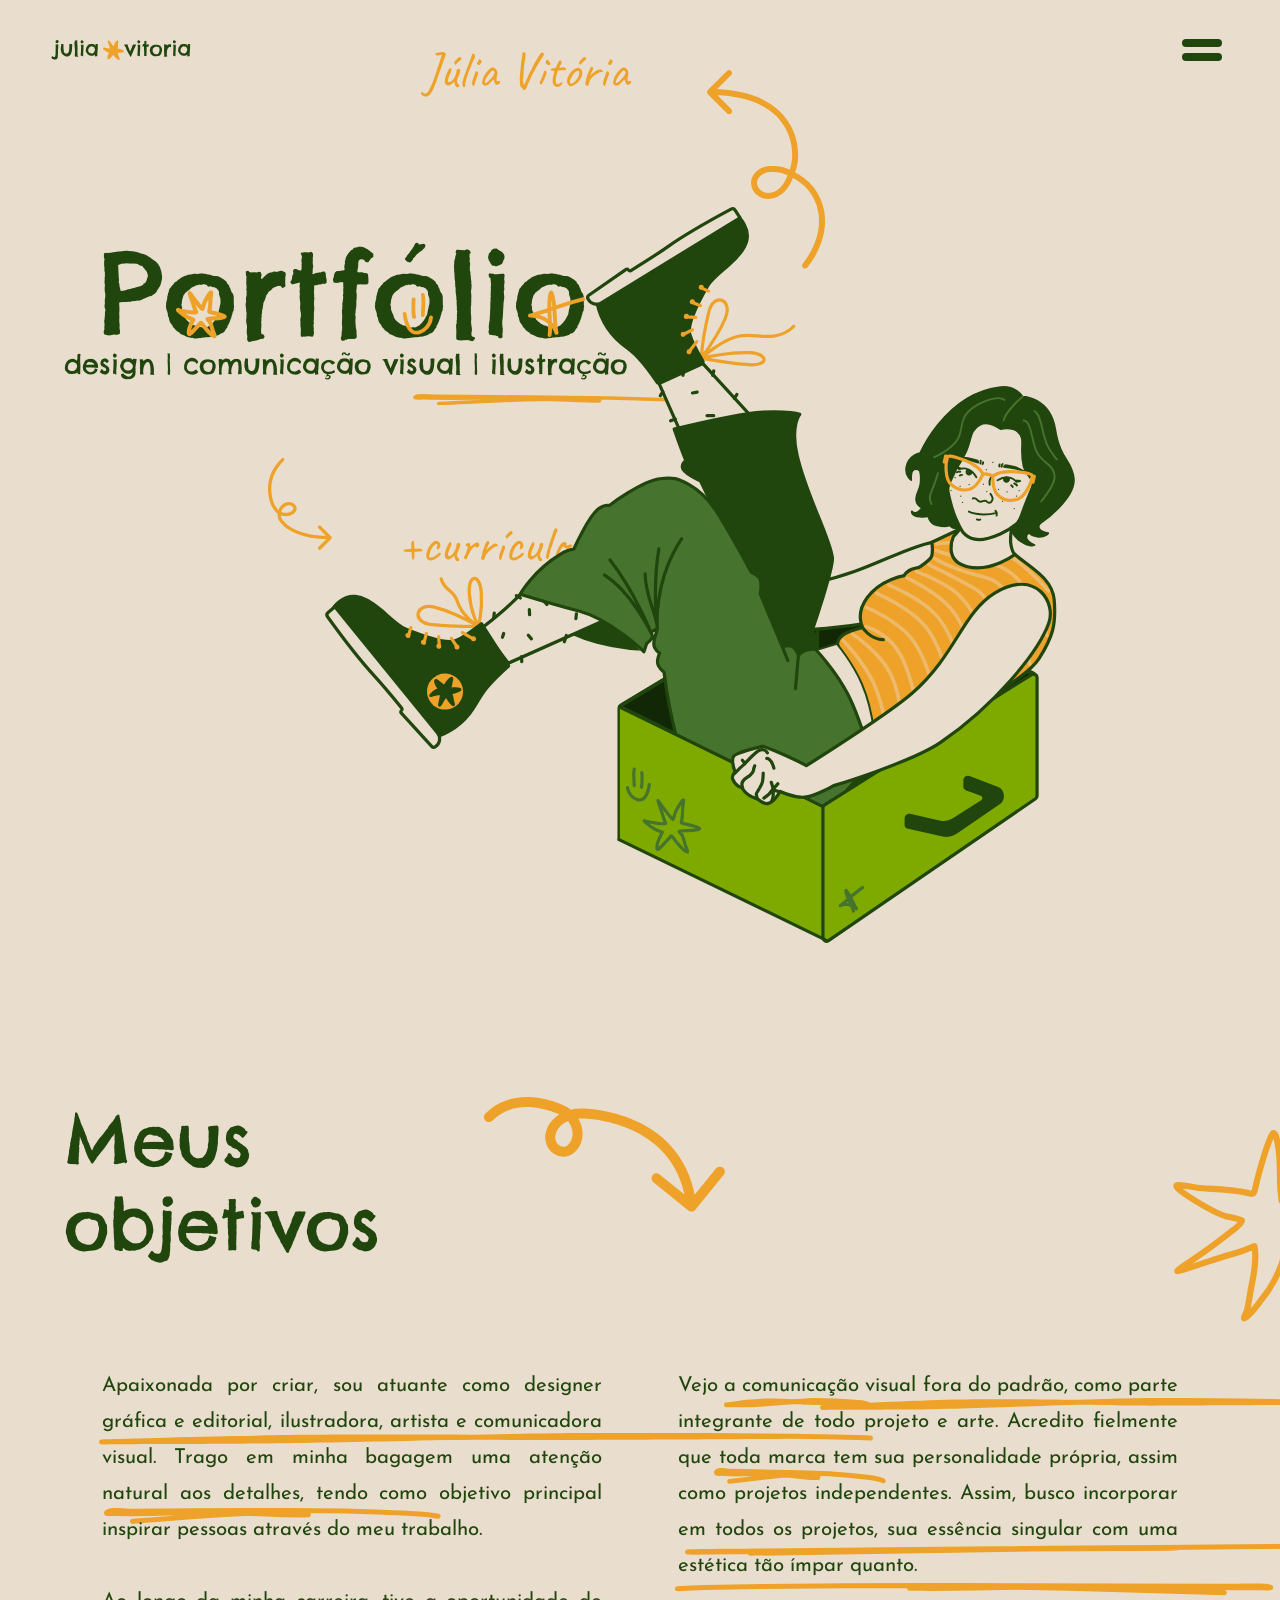
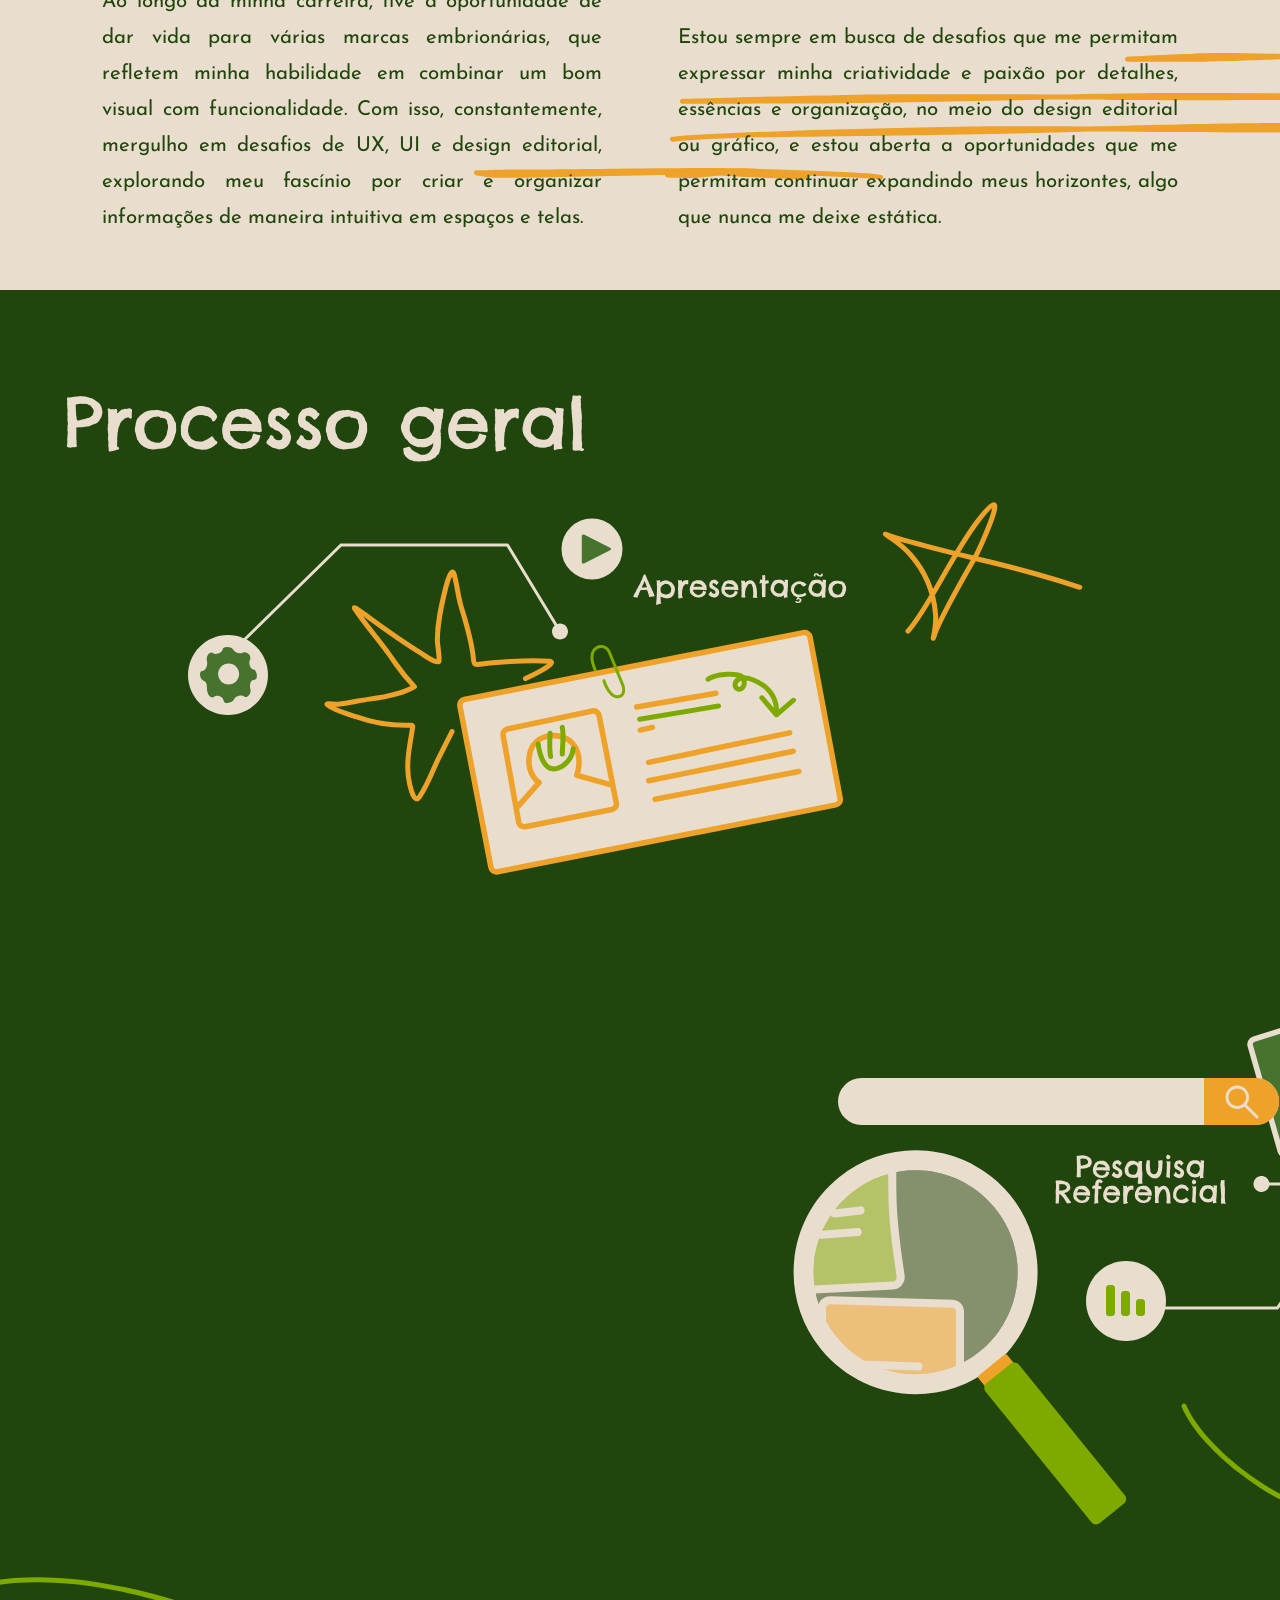
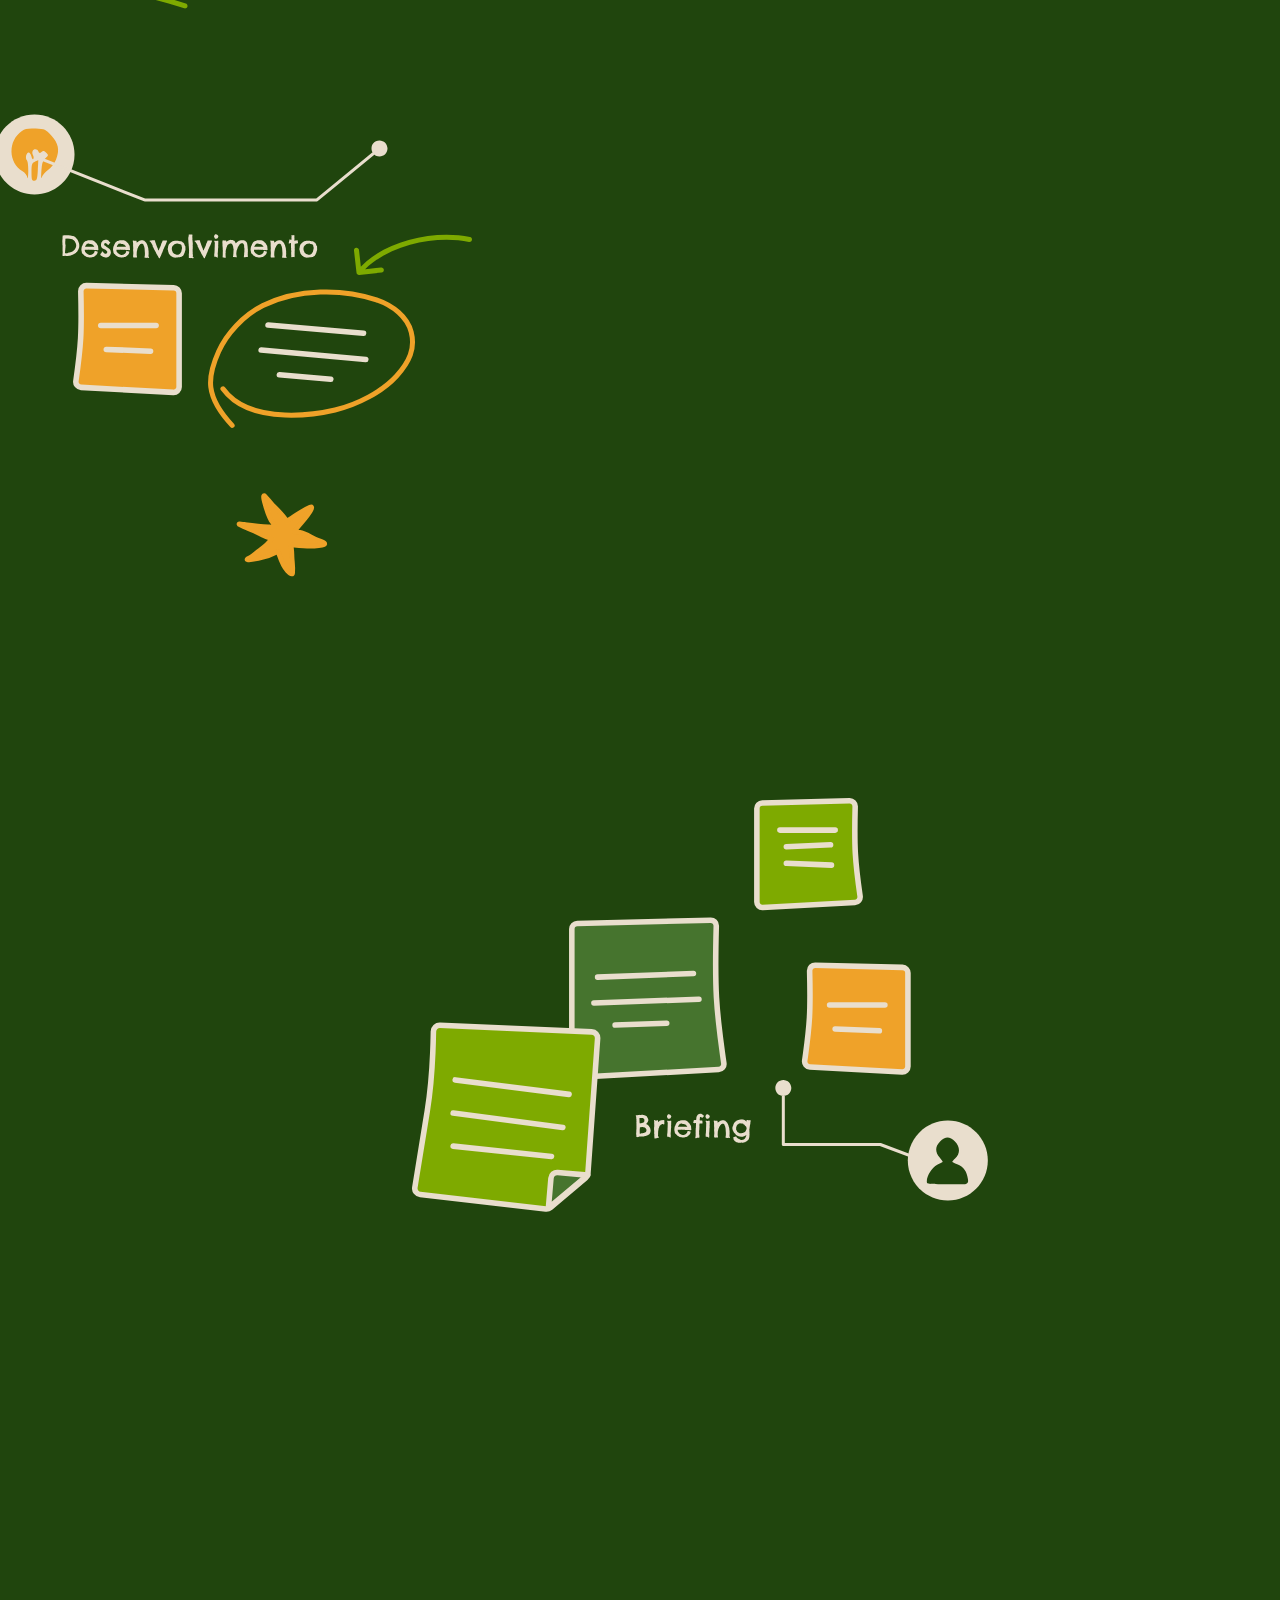
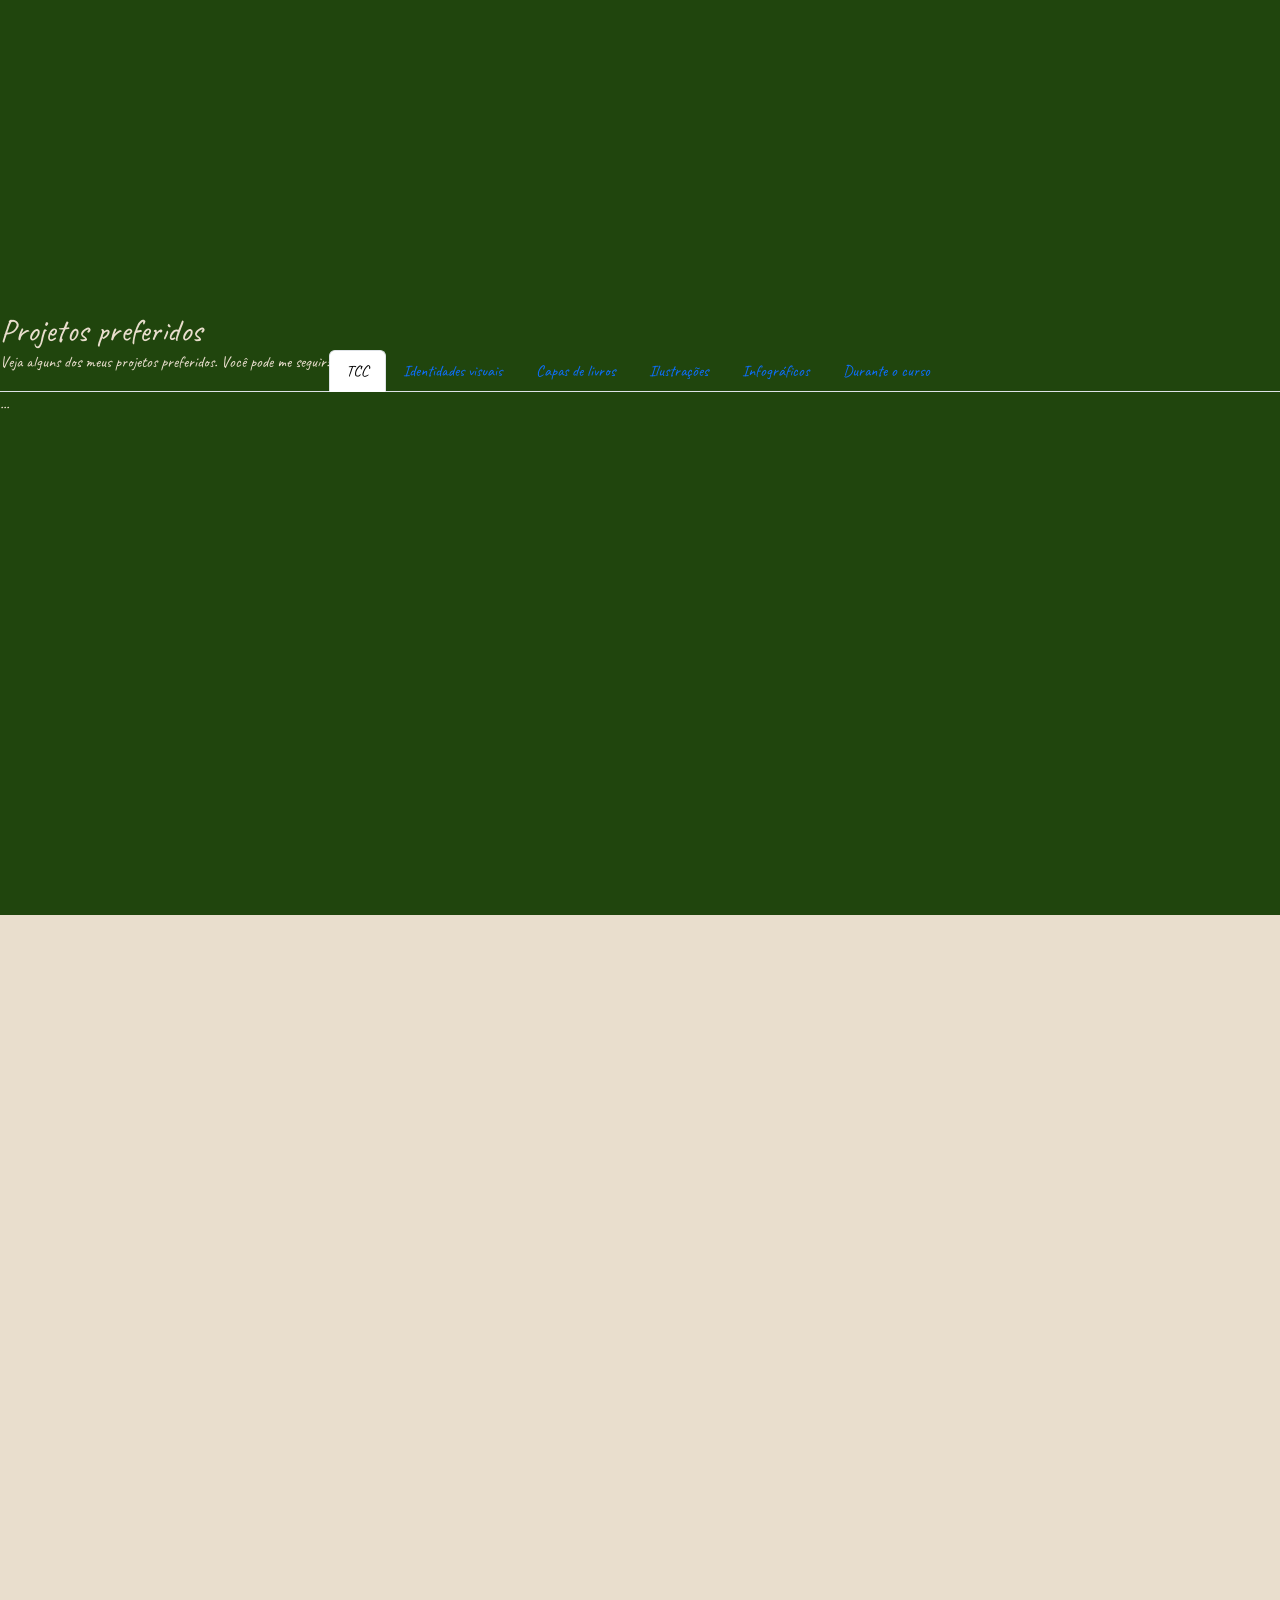
<file: index.html>
<!DOCTYPE html>
<html lang="pt-BR">
<head>
    <meta charset="UTF-8">
    <meta http-equiv="X-UA-Compatible" content="IE=edge">
    <meta name="viewport" content="width=device-width, initial-scale=1.0">
    <title>Eu Vitoria Design</title>

    <link rel="icon" href="assets/icon.png" />
    <link rel="canonical" href="https://euvitoriadesign.com.br/" />

    <meta name="author" content="Eu Vitoria Design">
    <meta name="description" content="">
    <meta name="keywords" content="">

    <meta property="og:locale" content="pt_BR">
    <meta name="og:title" property="og:title" content="Eu Vitoria Design">
    <meta name="og:type" property="og:type" content="website">
    <meta name="og:image" property="og:image" content="assets/Banner_share.webp">
    <meta property="og:description" content="">

    <!-- bootstrap -->
    <link href="https://cdn.jsdelivr.net/npm/bootstrap@5.3.8/dist/css/bootstrap.min.css" rel="stylesheet" integrity="sha384-sRIl4kxILFvY47J16cr9ZwB07vP4J8+LH7qKQnuqkuIAvNWLzeN8tE5YBujZqJLB" crossorigin="anonymous">

    <!-- SVG Inject -->
    <script src="js/svg-inject.min.js"></script>

    <!-- Main files -->
    <link rel="stylesheet" href="css/style.css">
    <script defer src="js/Base_script.js"></script>
</head>

<body>
    <header>
        <a href="#banner" id="logo"><img src="assets/Logo.svg" onload="SVGInject(this)"></a>
        <button id="OpenMenu" onclick="sideMenu()"></button>

        <!-- <div id="sideMenu" class="hide"> -->
        <div id="sideMenu">
            <a href="#objetivos">sobre mim</a>
            <a href="#projetos">projetos</a>
            <a href="#formacao">formação</a>
            <a href="#habilidades">habilidades</a>
            <a href="#experiências">experiências</a>
            <a href="Curriculo Julia Vitoria Moreno Emerenciano.pdf" download="Curriculo Julia Vitoria Moreno Emerenciano.pdf">meu currículo</a>
           
            <button id="CloseMenu" onclick="sideMenu()"></button>
        </div>
    </header>
    <main>
        <section id="banner">
            <div id="infos">
                <div id="BannerTitle">
                    <h1>Portfólio</h1>
                    <img id="BigStar" src="assets/B_BigStar.svg" onload="SVGInject(this)">
                    <img id="Smile" src="assets/B_Smile.svg" onload="SVGInject(this)">
                    <img id="SmallStar" src="assets/B_SmallStar.svg" onload="SVGInject(this)">
                </div>
                <div id="BannerSubtitle">
                    <h2>design | comunicação visual | ilustração</h2>
                    <img id="Underline" src="assets/B_Underline.svg" onload="SVGInject(this)">
                    <img id="ArrowDown" src="assets/B_ArrowDown.svg" onload="SVGInject(this)">
                    <a href="Curriculo Julia Vitoria Moreno Emerenciano.pdf" download="Curriculo Julia Vitoria Moreno Emerenciano.pdf">+currículo</a>
                </div>
            </div>
            <div id="arte">
                <h2>Júlia Vitória</h2>
                <img id="ArrowUp" src="assets/B_ArrowUp.svg" onload="SVGInject(this)">
                <img id="FullArte" src="assets/B_FullArte.svg" onload="SVGInject(this)">
            </div>
        </section>

        <section id="objetivos">
            <img id="Obj_Star" src="assets/Obj_Star.svg" onload="SVGInject(this)">
            <div id="ObjTitle">
                <h2>Meus <br> objetivos</h2>
                <img id="ArrowDown" src="assets/Obj_ArrowDown.svg" onload="SVGInject(this)">
            </div>
            <div id="ObjTxts">
                <img id="txt1_underline1" src="assets/Obj_txt1_underline1.svg" onload="SVGInject(this)">
                <img id="txt1_underline2" src="assets/Obj_txt1_underline2.svg" onload="SVGInject(this)">
                <img id="txt1_underline3" src="assets/Obj_txt1_underline3.svg" onload="SVGInject(this)">
                <img id="txt1_underline4" src="assets/Obj_txt1_underline4.svg" onload="SVGInject(this)">
                <img id="txt2_underline1" src="assets/Obj_txt2_underline1.svg" onload="SVGInject(this)">
                <p>
                    Apaixonada por criar, sou atuante como designer
                    gráfica e editorial, ilustradora, artista e comunicadora
                    visual. Trago em minha bagagem uma atenção natural 
                    aos detalhes, tendo como objetivo principal
                    inspirar pessoas através do meu trabalho.
                </p>
                <p>
                    Ao longo da minha carreira, tive a oportunidade de
                    dar vida para várias marcas embrionárias, que 
                    refletem minha habilidade em combinar um bom 
                    visual com funcionalidade. Com isso, constantemente, 
                    mergulho em desafios de UX, UI e design editorial, 
                    explorando meu fascínio por criar e organizar 
                    informações de maneira intuitiva em espaços e telas.
                </p>
            </div>
            <div id="ObjTxts">
                <img id="txt3_underline1" src="assets/Obj_txt3_underline1.svg" onload="SVGInject(this)">
                <img id="txt3_underline2" src="assets/Obj_txt3_underline2.svg" onload="SVGInject(this)">
                <img id="txt3_underline3" src="assets/Obj_txt3_underline3.svg" onload="SVGInject(this)">
                <img id="txt4_underline1" src="assets/Obj_txt4_underline1.svg" onload="SVGInject(this)">
                <img id="txt4_underline2" src="assets/Obj_txt4_underline2.svg" onload="SVGInject(this)">
                <img id="txt4_underline3" src="assets/Obj_txt4_underline3.svg" onload="SVGInject(this)">
                <img id="txt4_underline4" src="assets/Obj_txt4_underline4.svg" onload="SVGInject(this)">
                <p>
                    Vejo a comunicação visual fora do padrão, como 
                    parte integrante de todo projeto e arte. Acredito 
                    fielmente que toda marca tem sua personalidade 
                    própria, assim como projetos independentes. Assim, 
                    busco incorporar em todos os projetos, sua essência 
                    singular com uma estética tão ímpar quanto.
                </p>
                <p>
                    Estou sempre em busca de desafios que me permitam 
                    expressar minha criatividade e paixão por detalhes, 
                    essências e organização, no meio do design editorial 
                    ou gráfico, e estou aberta a oportunidades que me 
                    permitam continuar expandindo meus horizontes, 
                    algo que nunca me deixe estática.
                </p>
            </div>
        </section>

        <section id="processo">
            <h2>Processo geral</h2>
            <img id="Apresentacao4" src="assets/Pross_4Apresentacao.svg" onload="SVGInject(this)">
            <img id="Pesquisa2" src="assets/Pross_2Pesquisa.svg" onload="SVGInject(this)">
            <img id="Desenvolvimento3" src="assets/Pross_3Desenvolvimento.svg" onload="SVGInject(this)">
            <img id="Briefing1" src="assets/Pross_1Briefing.svg" onload="SVGInject(this)">
        </section>

        <section id="projetos">
            <h2>Projetos preferidos</h2>
            <nav>
                <div class="nav nav-tabs" id="nav-tab" role="tablist">
                    <p>Veja alguns dos meus projetos preferidos. Você pode me seguir:</p>
                    <div id="">
                        <a href="" class=""></a>
                        <a href="" class=""></a>
                        <a href="" class=""></a>
                        <a href="" class=""></a>
                        <a href="" class=""></a>
                    </div>
                    <button class="nav-link active" id="nav-tcc-tab" data-bs-toggle="tab" data-bs-target="#nav-tcc" aria-selected="true">TCC</button>
                    <button class="nav-link" id="nav-idvisual-tab" data-bs-toggle="tab" data-bs-target="#nav-idvisual" aria-selected="false">Identidades visuais</button>
                    <button class="nav-link" id="nav-cplivros-tab" data-bs-toggle="tab" data-bs-target="#nav-cplivros" aria-selected="false">Capas de livros</button>
                    <button class="nav-link" id="nav-ilustras-tab" data-bs-toggle="tab" data-bs-target="#nav-ilustras" aria-selected="false">Ilustrações</button>
                    <button class="nav-link" id="nav-infogra-tab" data-bs-toggle="tab" data-bs-target="#nav-infogra" aria-selected="false">Infográficos</button>
                    <button class="nav-link" id="nav-curso-tab" data-bs-toggle="tab" data-bs-target="#nav-curso" aria-selected="false">Durante o curso</button>
                </div>
            </nav>
            <div class="tab-content" id="nav-tabContent">
                <div class="tab-pane fade show active" id="nav-tcc" role="tabpanel">...</div>
                <div class="tab-pane fade" id="nav-idvisual" role="tabpanel">...</div>
                <div class="tab-pane fade" id="nav-cplivros" role="tabpanel">...</div>
                <div class="tab-pane fade" id="nav-ilustras" role="tabpanel">...</div>
                <div class="tab-pane fade" id="nav-infogra" role="tabpanel">...</div>
                <div class="tab-pane fade" id="nav-curso" role="tabpanel">...</div>
            </div>
        </section>
        
        <section id="formacao"></section>
    </main>

    <footer>
        
    </footer>

    <script src="https://cdn.jsdelivr.net/npm/bootstrap@5.3.8/dist/js/bootstrap.bundle.min.js" integrity="sha384-FKyoEForCGlyvwx9Hj09JcYn3nv7wiPVlz7YYwJrWVcXK/BmnVDxM+D2scQbITxI" crossorigin="anonymous"></script>
</body>
</html>
</file>
<file: css/style.css>
@import url("https://fonts.googleapis.com/css2?family=Chelsea+Market&family=Maven+Pro:wght@400..900&display=swap");
@import url("https://fonts.googleapis.com/css2?family=Caveat:wght@400..700&display=swap");
@import url("https://fonts.googleapis.com/css2?family=Josefin+Sans:ital,wght@0,100..700;1,100..700&display=swap");
@font-face {
  font-family: "Brasilero";
  font-weight: 400;
  src: url(..assets/font/Brasilero2018Free.otf);
}
*,
*::after,
*::before {
  padding: 0;
  margin: 0;
  box-sizing: border-box !important;
  text-decoration: none !important;
  list-style: none;
}

p, span, ul, li, h1, h2, h3, h4, h5, h6 {
  margin: 0;
  padding: 0;
  font-weight: 400;
}

button {
  background: none;
  outline: none;
  border: none;
}

.hide {
  opacity: 0 !important;
  display: none !important;
  -webkit-user-select: none !important;
     -moz-user-select: none !important;
          user-select: none !important;
}

.modal-backdrop {
  opacity: 0.7 !important;
}

.modal {
  --bs-modal-width: auto;
  --bs-modal-padding: none;
  --bs-modal-margin: none;
  --bs-modal-color: $Branco;
}
.modal .modal-dialog .modal-content {
  border: none;
}

::-webkit-scrollbar {
  width: 0.5vw;
  background: #7EAA00;
}

::-webkit-scrollbar-thumb {
  background: #20450D;
  border-radius: 10vw;
}

html {
  cursor: url("../assets/cursor.svg"), auto;
}
html a:hover, html button:hover {
  cursor: url("../assets/cursor.svg"), auto;
}

body {
  display: flex;
  flex-direction: column;
  align-items: center;
  width: 99.6vw;
  min-height: 10vh;
  height: auto;
  overflow-x: hidden;
  position: relative;
  background-color: #E9DECD;
}
body header {
  width: 100%;
  height: 100px;
  position: fixed;
  left: 0;
  z-index: 99;
  display: flex;
  align-items: center;
  justify-content: center;
}
body header #logo {
  height: auto;
  width: 11%;
  display: flex;
  margin-right: auto;
  margin-left: 4vw;
}
body header #logo img, body header #logo svg {
  width: 100%;
  height: 100%;
  -o-object-fit: contain;
     object-fit: contain;
}
body header #logo img :first-child, body header #logo svg :first-child {
  fill: #20450D;
}
body header #logo img :nth-child(2), body header #logo svg :nth-child(2) {
  fill: #EFA229;
  stroke: #EFA229;
}
body header #OpenMenu {
  width: 6vh;
  height: 6vh;
  margin-left: auto;
  margin-right: 4vw;
  position: relative;
}
body header #OpenMenu::before, body header #OpenMenu::after {
  position: absolute;
  content: "";
  top: 30%;
  left: 12.5%;
  width: 75%;
  height: 15%;
  background-color: #20450D;
  border-radius: 10vw;
}
body header #OpenMenu::after {
  top: 55%;
}
body header #sideMenu {
  background-color: #20450D;
  width: 100vw;
  height: 100%;
  position: absolute;
  right: -100vw;
  transition: right 0.5s ease-in-out;
  display: flex;
  align-items: center;
  justify-content: end;
}
body header #sideMenu a {
  font-family: "Chelsea Market", serif;
  font-size: 1.2vw;
  color: #E9DECD;
  margin: 0 1vw;
  text-decoration: none;
  transition: all 0.25s ease-in-out;
}
body header #sideMenu a:hover {
  color: #EFA229;
  transform: scale(1.05);
}
body header #sideMenu #CloseMenu {
  width: 5vh;
  height: 5vh;
  position: relative;
  margin-right: 3vw;
  margin-left: 1vw;
  transition: all 0.25s ease-in-out;
}
body header #sideMenu #CloseMenu::before, body header #sideMenu #CloseMenu::after {
  position: absolute;
  content: "";
  top: 40%;
  left: 15%;
  width: 75%;
  height: 22.5%;
  background-color: #EFA229;
  border-radius: 10vw;
  transform: rotate(-45deg);
}
body header #sideMenu #CloseMenu::after {
  transform: rotate(45deg);
}
body header #sideMenu #CloseMenu:hover {
  transform: scale(1.05);
}
body main {
  width: 100vw;
  min-height: 100vh;
  height: auto;
  position: absolute;
  left: 0;
}
body main section {
  margin-left: auto;
  margin-right: auto;
  width: 100%;
  min-height: 100vh;
  height: auto;
  font-family: "Caveat", serif;
  color: #E9DECD;
}
body main #banner {
  display: flex;
  align-items: center;
  justify-content: center;
  position: relative;
  width: 92.5%;
  height: 100vh;
}
body main #banner #infos {
  width: 50%;
  height: 100%;
  display: flex;
  flex-direction: column;
}
body main #banner #infos #BannerTitle {
  position: relative;
  display: flex;
  align-items: center;
  margin-top: 25vh;
}
body main #banner #infos #BannerTitle h1 {
  width: 100%;
  height: auto;
  color: #20450D;
  font-family: "Chelsea Market", serif;
  font-size: 9vw;
  margin-left: 4vw;
}
body main #banner #infos #BannerTitle img, body main #banner #infos #BannerTitle svg {
  position: absolute;
  transform: translateY(20px);
}
body main #banner #infos #BannerTitle #BigStar {
  left: 10vw;
  width: 4vw;
  height: 4vw;
}
body main #banner #infos #BannerTitle #Smile {
  left: 27.25vw;
  width: 3.25vw;
  height: 3.25vw;
}
body main #banner #infos #BannerTitle #SmallStar {
  left: 37.5vw;
  width: 4.5vw;
  height: 4.5vw;
}
body main #banner #infos #BannerSubtitle {
  position: relative;
  display: flex;
  align-items: center;
  transform: translateY(-15px);
}
body main #banner #infos #BannerSubtitle h2 {
  color: #20450D;
  font-family: "Chelsea Market", serif;
  font-size: 2.1vw;
  padding-left: 1.25vw;
}
body main #banner #infos #BannerSubtitle img, body main #banner #infos #BannerSubtitle svg {
  position: absolute;
}
body main #banner #infos #BannerSubtitle #Underline {
  width: 24vw;
  height: auto;
  transform: translate(365px, 35px);
}
body main #banner #infos #BannerSubtitle #ArrowDown {
  width: 5vw;
  height: auto;
  transform: translate(220px, 140px);
}
body main #banner #infos #BannerSubtitle a {
  color: #EFA229;
  font-size: 4vw;
  position: absolute;
  transform: translate(350px, 180px);
  z-index: 999;
}
body main #banner #infos #BannerSubtitle a:hover {
  color: #20450D;
  transform: translate(350px, 180px), scale(1.05);
}
body main #banner #arte {
  width: 50%;
  height: 100%;
  position: relative;
  display: flex;
  flex-direction: column;
  align-items: center;
}
body main #banner #arte h2 {
  color: #EFA229;
  font-family: "Caveat", serif;
  font-size: 4vw;
  position: absolute;
  transform: translate(-410px, 40px);
}
body main #banner #arte #ArrowUp {
  position: absolute;
  transform: translate(-170px, 70px);
}
body main #banner #arte #FullArte {
  position: absolute;
  width: 135%;
  height: auto;
  transform: translate(-235px, 190px);
}
body main #objetivos {
  display: flex;
  flex-wrap: wrap;
  justify-content: center;
  position: relative;
  width: 100%;
  height: 110vh;
}
body main #objetivos #Obj_Star {
  position: absolute;
  right: 0;
  width: 15vw;
  height: 15vw;
  transform: translate(80px, 230px);
}
body main #objetivos #ObjTitle {
  width: 90%;
  height: 27vh;
  margin-top: 22vh;
  position: relative;
}
body main #objetivos #ObjTitle h2 {
  font-family: "Chelsea Market", serif;
  color: #20450D;
  font-size: 5.5vw;
}
body main #objetivos #ObjTitle #ArrowDown {
  position: absolute;
  transform: translate(420px, -170px);
}
body main #objetivos #ObjTxts {
  width: 45%;
  height: 50vh;
  margin-top: -5vh;
  position: relative;
}
body main #objetivos #ObjTxts p {
  font-size: 1.6vw;
  font-family: "Josefin Sans", serif;
  color: #20450D;
  padding: 0 3vw;
  text-align: justify;
  line-height: 4vh;
  z-index: 5 !important;
  position: relative;
}
body main #objetivos #ObjTxts p:last-child {
  margin-top: 4vh;
}
body main #objetivos #ObjTxts img, body main #objetivos #ObjTxts svg {
  position: absolute;
  top: 0;
  left: 0;
  z-index: 3 !important;
}
body main #objetivos #ObjTxts #txt1_underline1 {
  transform: translate(660px, 30px);
}
body main #objetivos #ObjTxts #txt1_underline2 {
  transform: translate(35px, 65px);
}
body main #objetivos #ObjTxts #txt1_underline3 {
  transform: translate(650px, 100px);
}
body main #objetivos #ObjTxts #txt1_underline4 {
  transform: translate(40px, 140px);
}
body main #objetivos #ObjTxts #txt2_underline1 {
  transform: translate(410px, 400px);
}
body main #objetivos #ObjTxts #txt3_underline1 {
  transform: translate(180px, 30px);
}
body main #objetivos #ObjTxts #txt3_underline2 {
  transform: translate(45px, 175px);
}
body main #objetivos #ObjTxts #txt3_underline3 {
  transform: translate(35px, 215px);
}
body main #objetivos #ObjTxts #txt4_underline1 {
  transform: translate(485px, 285px);
}
body main #objetivos #ObjTxts #txt4_underline2 {
  transform: translate(40px, 325px);
}
body main #objetivos #ObjTxts #txt4_underline3 {
  transform: translate(30px, 355px);
}
body main #objetivos #ObjTxts #txt4_underline4 {
  transform: translate(25px, 400px);
}
body main #processo {
  min-height: 325vh;
  background: #20450D;
  position: relative;
  display: flex;
  flex-direction: column;
  align-items: center;
  z-index: 5;
}
body main #processo h2 {
  width: 50vw;
  top: 8vh;
  margin-left: 5vw;
  margin-right: auto;
  margin-top: 10vh;
  position: sticky;
  position: -webkit-sticky;
  font-family: "Chelsea Market", serif;
  color: #E9DECD;
  font-size: 5.5vw;
}
body main #processo img, body main #processo svg {
  position: sticky;
  position: -webkit-sticky;
  top: 21vh;
}
body main #processo #Apresentacao4 {
  z-index: 3;
}
body main #processo #Pesquisa2 {
  transform: translate(500px, 130px);
  z-index: 2;
}
body main #processo #Desenvolvimento3 {
  transform: translate(-470px, 70px);
  z-index: 1;
}
body main #processo #Briefing1 {
  transform: translate(60px, 287px);
  z-index: 4;
}
body main #projetos {
  background: #20450D;
  padding-top: 33vh;
}
body footer {
  width: 100%;
  min-height: 10vh;
  display: flex;
  align-items: center;
  justify-content: end;
  padding: 0 5%;
  position: absolute;
  bottom: 0;
}
body footer #LinksRapido a {
  margin: 0 0.35vw;
}
body footer #LinksRapido a img, body footer #LinksRapido a svg {
  transition: all ease-in-out 0.2s;
}
body footer #LinksRapido a:hover img, body footer #LinksRapido a:hover svg {
  transform: scale(1.15);
}/*# sourceMappingURL=style.css.map */
</file>
